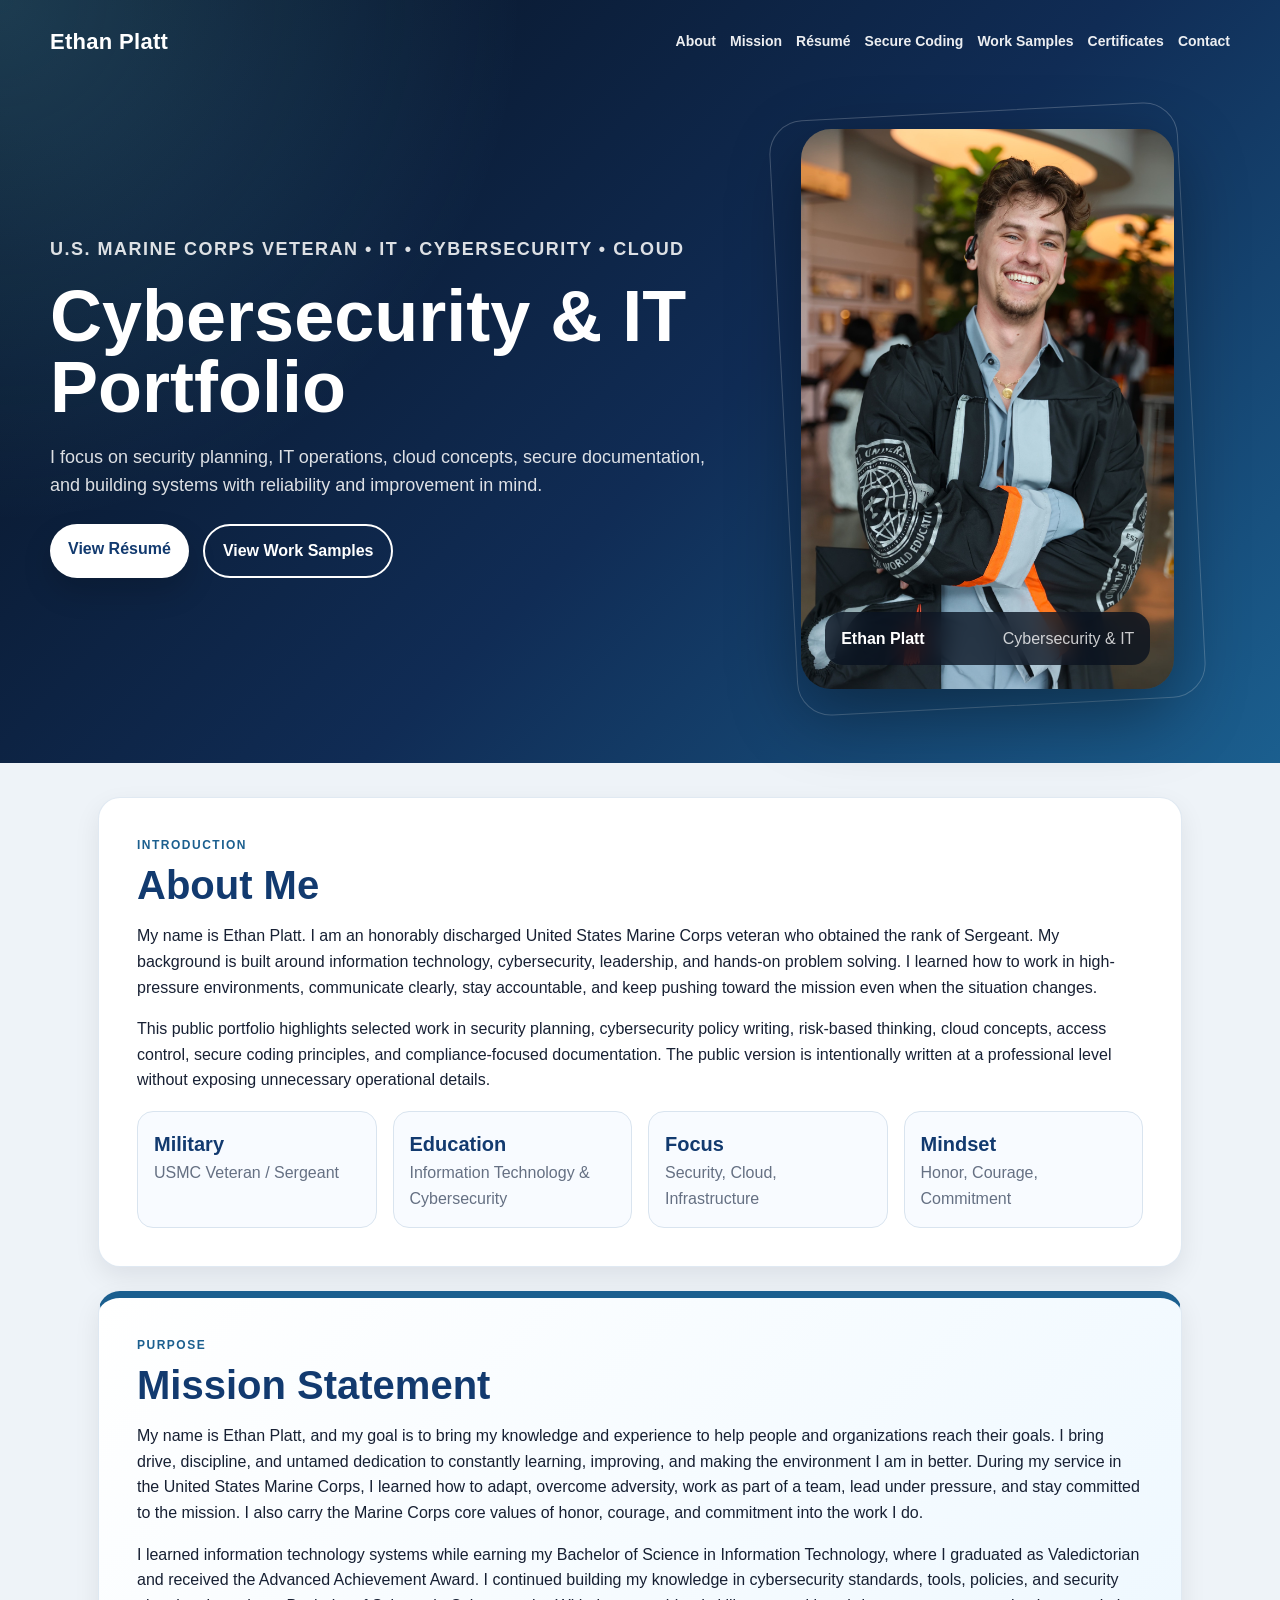
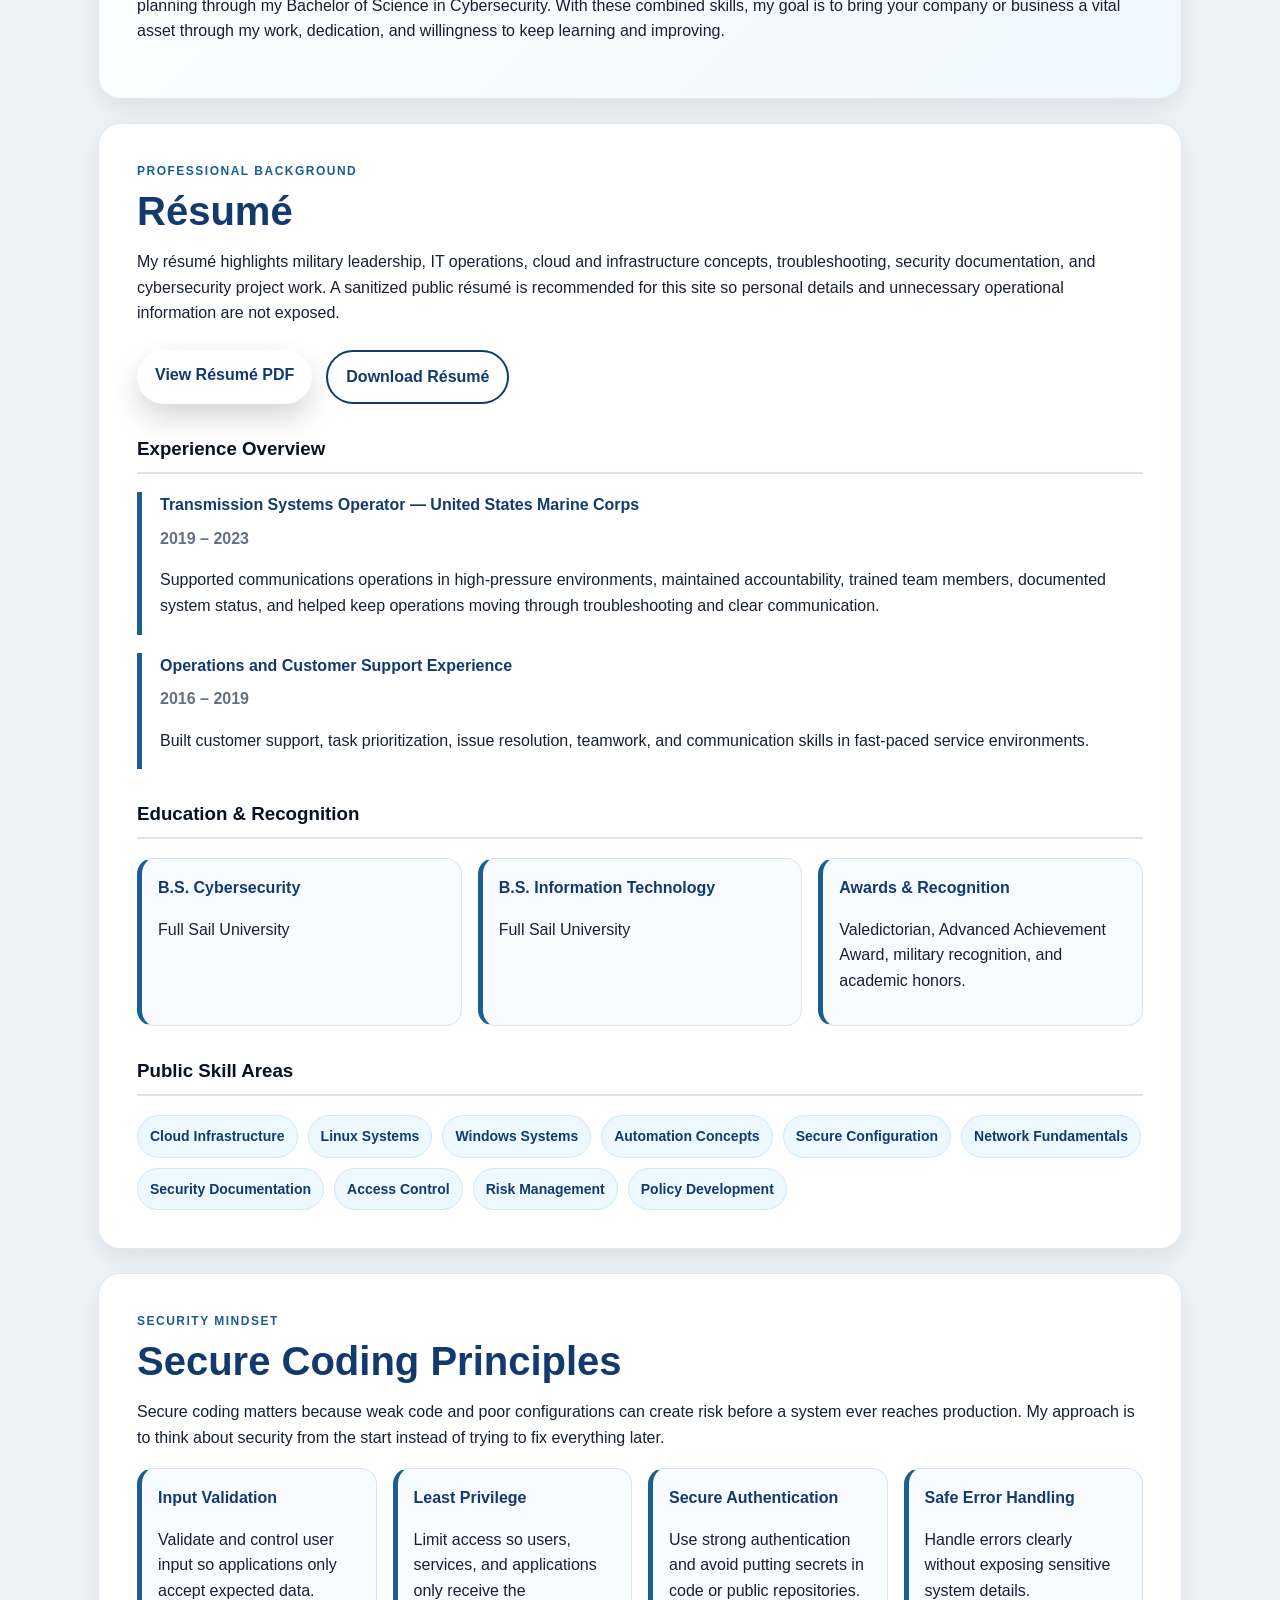
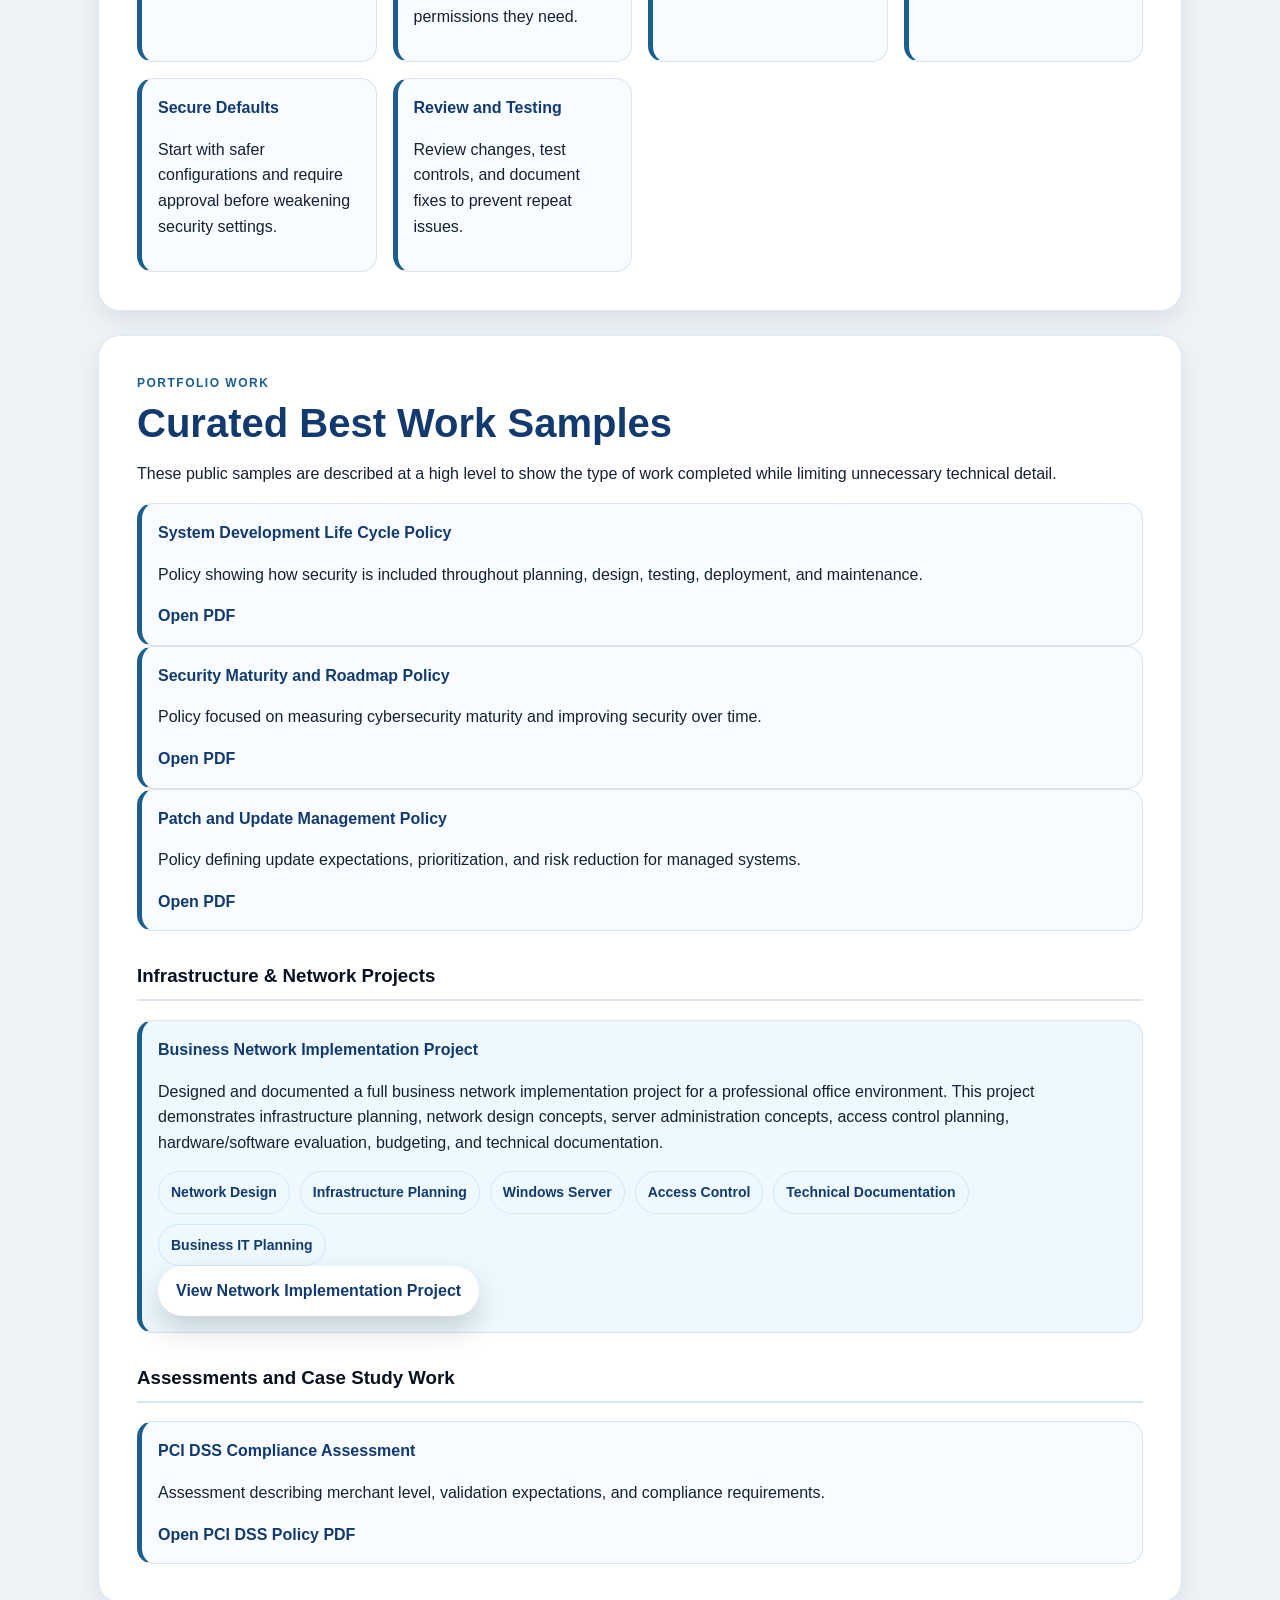
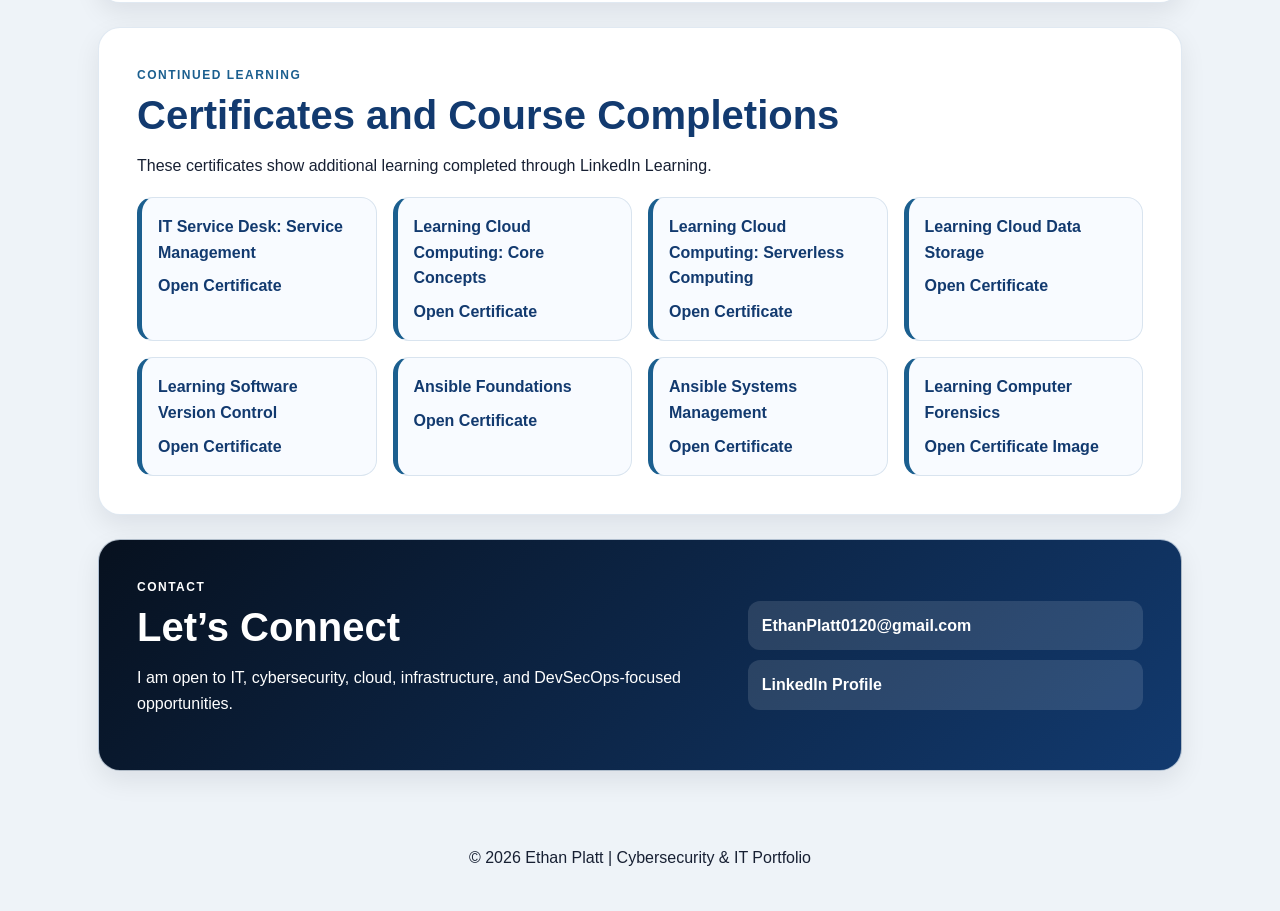
<file: index.html>
<!DOCTYPE html>
<html lang="en">
<head>
  <meta charset="UTF-8" />
  <meta name="viewport" content="width=device-width, initial-scale=1.0" />
  
  <title>Ethan Platt | Cybersecurity Engineer | Cloud | IT Portfolio</title>
  <link rel="stylesheet" href="style.css" />

  <meta name="description" content="Ethan Platt is a U.S. Marine Corps veteran specializing in cybersecurity, cloud infrastructure, secure coding, IT operations, and security planning.">

  <meta name="keywords" content="Ethan Platt, cybersecurity, IT, cloud infrastructure, DevSecOps, security engineer, network security">

  <meta name="robots" content="index, follow">  <meta name="robots" content="index, follow">
  <meta name="author" content="Ethan Platt">
  <meta name="description" content="Ethan Platt cybersecurity and IT portfolio. U.S. Marine Corps veteran focused on cybersecurity, cloud infrastructure, secure coding, IT operations, and security planning.">

  <meta property="og:title" content="Ethan Platt | Cybersecurity & IT Portfolio">
  <meta property="og:description" content="Cybersecurity and IT portfolio for Ethan Platt, U.S. Marine Corps veteran focused on security planning, cloud, infrastructure, and secure coding.">
  <meta property="og:type" content="website">
  <meta property="og:url" content="https://ethan-cyber12.github.io/EthanPlatt/">
  <meta property="og:image" content="https://ethan-cyber12.github.io/EthanPlatt/AT-7689.jpg">

  <script type="application/ld+json">
  {
    "@context":"https://schema.org",
    "@type":"Person",
    "name":"Ethan Platt",
    "jobTitle":"Cybersecurity Professional",
    "url":"https://ethan-cyber12.github.io/EthanPlatt/",
    "sameAs":[
      "https://linkedin.com/in/ethan-platt-b5404a274",
      "https://github.com/ethan-cyber12"
    ],
    "alumniOf":"Full Sail University"
  }
  </script>

  <link rel="canonical" href="https://ethan-cyber12.github.io/EthanPlatt/" />
</head>
</head>

<body>
  <header class="hero" id="top">
    <nav class="nav">
      <a class="brand" href="#top">Ethan Platt</a>
      <div class="nav-links">
        <a href="#about">About</a>
        <a href="#mission">Mission</a>
        <a href="#resume">Résumé</a>
        <a href="#secure-coding">Secure Coding</a>
        <a href="#work">Work Samples</a>
        <a href="#certificates">Certificates</a>
        <a href="#contact">Contact</a>
      </div>
    </nav>

    <section class="hero-grid">
      <div class="hero-text">
        <p class="eyebrow">U.S. Marine Corps Veteran • IT • Cybersecurity • Cloud</p>
        <h1>Cybersecurity & IT Portfolio</h1>
        <p>
          I focus on security planning, IT operations, cloud concepts, secure documentation,
          and building systems with reliability and improvement in mind.
        </p>
        <div class="hero-actions">
          <a class="btn primary" href="#resume">View Résumé</a>
          <a class="btn secondary" href="#work">View Work Samples</a>
        </div>
      </div>

      <div class="hero-photo-card">
        <img src="AT-7689.jpg" alt="Ethan Platt professional graduation photo" />
        <div class="photo-caption">
          <strong>Ethan Platt</strong>
          <span>Cybersecurity & IT</span>
        </div>
      </div>
    </section>
  </header>

  <main>
    <section id="about" class="card">
      <p class="section-kicker">Introduction</p>
      <h2>About Me</h2>
      <p>
        My name is Ethan Platt. I am an honorably discharged United States Marine Corps veteran
        who obtained the rank of Sergeant. My background is built around information technology,
        cybersecurity, leadership, and hands-on problem solving. I learned how to work in
        high-pressure environments, communicate clearly, stay accountable, and keep pushing toward
        the mission even when the situation changes.
      </p>
      <p>
        This public portfolio highlights selected work in security planning, cybersecurity policy writing,
        risk-based thinking, cloud concepts, access control, secure coding principles, and compliance-focused
        documentation. The public version is intentionally written at a professional level without exposing
        unnecessary operational details.
      </p>

      <div class="quick-grid">
        <div><strong>Military</strong><span>USMC Veteran / Sergeant</span></div>
        <div><strong>Education</strong><span>Information Technology & Cybersecurity</span></div>
        <div><strong>Focus</strong><span>Security, Cloud, Infrastructure</span></div>
        <div><strong>Mindset</strong><span>Honor, Courage, Commitment</span></div>
      </div>
    </section>

    <section id="mission" class="card accent-card">
      <p class="section-kicker">Purpose</p>
      <h2>Mission Statement</h2>
      <p>
        My name is Ethan Platt, and my goal is to bring my knowledge and experience to help people
        and organizations reach their goals. I bring drive, discipline, and untamed dedication to
        constantly learning, improving, and making the environment I am in better. During my service
        in the United States Marine Corps, I learned how to adapt, overcome adversity, work as part of
        a team, lead under pressure, and stay committed to the mission. I also carry the Marine Corps
        core values of honor, courage, and commitment into the work I do.
      </p>
      <p>
        I learned information technology systems while earning my Bachelor of Science in Information
        Technology, where I graduated as Valedictorian and received the Advanced Achievement Award.
        I continued building my knowledge in cybersecurity standards, tools, policies, and security
        planning through my Bachelor of Science in Cybersecurity. With these combined skills, my goal
        is to bring your company or business a vital asset through my work, dedication, and willingness
        to keep learning and improving.
      </p>
    </section>

    <section id="resume" class="card">
      <p class="section-kicker">Professional Background</p>
      <h2>Résumé</h2>
      <p>
        My résumé highlights military leadership, IT operations, cloud and infrastructure concepts,
        troubleshooting, security documentation, and cybersecurity project work. A sanitized public résumé
        is recommended for this site so personal details and unnecessary operational information are not exposed.
      </p>

      <div class="resume-buttons">
        <a class="btn primary" href="Ethan_Platt_Resume_2026_Full.pdf" target="_blank">View Résumé PDF</a>
        <a class="btn outline" href="Ethan_Platt_Resume_2026_Full.pdf" download>Download Résumé</a>
      </div>

      <h3>Experience Overview</h3>
      <div class="timeline">
        <article>
          <h4>Transmission Systems Operator — United States Marine Corps</h4>
          <span>2019 – 2023</span>
          <p>
            Supported communications operations in high-pressure environments, maintained accountability,
            trained team members, documented system status, and helped keep operations moving through
            troubleshooting and clear communication.
          </p>
        </article>
        <article>
          <h4>Operations and Customer Support Experience</h4>
          <span>2016 – 2019</span>
          <p>
            Built customer support, task prioritization, issue resolution, teamwork, and communication
            skills in fast-paced service environments.
          </p>
        </article>
      </div>

      <h3>Education & Recognition</h3>
      <div class="portfolio-grid">
        <article class="mini-card">
          <h4>B.S. Cybersecurity</h4>
          <p>Full Sail University</p>
        </article>
        <article class="mini-card">
          <h4>B.S. Information Technology</h4>
          <p>Full Sail University</p>
        </article>
        <article class="mini-card">
          <h4>Awards & Recognition</h4>
          <p>Valedictorian, Advanced Achievement Award, military recognition, and academic honors.</p>
        </article>
      </div>

      <h3>Public Skill Areas</h3>
      <div class="skill-cloud">
        <span>Cloud Infrastructure</span>
        <span>Linux Systems</span>
        <span>Windows Systems</span>
        <span>Automation Concepts</span>
        <span>Secure Configuration</span>
        <span>Network Fundamentals</span>
        <span>Security Documentation</span>
        <span>Access Control</span>
        <span>Risk Management</span>
        <span>Policy Development</span>
      </div>
    </section>

    <section id="secure-coding" class="card">
      <p class="section-kicker">Security Mindset</p>
      <h2>Secure Coding Principles</h2>
      <p>
        Secure coding matters because weak code and poor configurations can create risk before a system
        ever reaches production. My approach is to think about security from the start instead of trying
        to fix everything later.
      </p>

      <div class="portfolio-grid">
        <article class="mini-card">
          <h4>Input Validation</h4>
          <p>Validate and control user input so applications only accept expected data.</p>
        </article>
        <article class="mini-card">
          <h4>Least Privilege</h4>
          <p>Limit access so users, services, and applications only receive the permissions they need.</p>
        </article>
        <article class="mini-card">
          <h4>Secure Authentication</h4>
          <p>Use strong authentication and avoid putting secrets in code or public repositories.</p>
        </article>
        <article class="mini-card">
          <h4>Safe Error Handling</h4>
          <p>Handle errors clearly without exposing sensitive system details.</p>
        </article>
        <article class="mini-card">
          <h4>Secure Defaults</h4>
          <p>Start with safer configurations and require approval before weakening security settings.</p>
        </article>
        <article class="mini-card">
          <h4>Review and Testing</h4>
          <p>Review changes, test controls, and document fixes to prevent repeat issues.</p>
        </article>
      </div>
    </section>

    <section id="work" class="card">
      <p class="section-kicker">Portfolio Work</p>
      <h2>Curated Best Work Samples</h2>
      <p>
        These public samples are described at a high level to show the type of work completed while
        limiting unnecessary technical detail.
      </p>

    
      </div>

        </article>
        <article class="mini-card">
          <h4>System Development Life Cycle Policy</h4>
          <p>Policy showing how security is included throughout planning, design, testing, deployment, and maintenance.</p>
          <a href="PlattEthan_SDLC_Policy.pdf" target="_blank">Open PDF</a>
        </article>
        <article class="mini-card">
          <h4>Security Maturity and Roadmap Policy</h4>
          <p>Policy focused on measuring cybersecurity maturity and improving security over time.</p>
          <a href="PlattEthan_MaturityRoadmap_Policy.pdf" target="_blank">Open PDF</a>
        </article>
        <article class="mini-card">
          <h4>Patch and Update Management Policy</h4>
          <p>Policy defining update expectations, prioritization, and risk reduction for managed systems.</p>
          <a href="PlattEthan_PatchAndUpdate_Policy.pdf" target="_blank">Open PDF</a>
        </article>
      </div>

      <h3>Infrastructure & Network Projects</h3>
<div class="portfolio-grid">
  <article class="mini-card featured">
    <h4>Business Network Implementation Project</h4>
    <p>
      Designed and documented a full business network implementation project for a professional office environment.
      This project demonstrates infrastructure planning, network design concepts, server administration concepts,
      access control planning, hardware/software evaluation, budgeting, and technical documentation.
    </p>

    <div class="skill-cloud">
      <span>Network Design</span>
      <span>Infrastructure Planning</span>
      <span>Windows Server</span>
      <span>Access Control</span>
      <span>Technical Documentation</span>
      <span>Business IT Planning</span>
    </div>

    <a class="btn primary" href="EPlatt_Milestone4_wk4.pdf" target="_blank">
      View Network Implementation Project
    </a>
  </article>
</div>
      <h3>Assessments and Case Study Work</h3>
      <div class="portfolio-grid">
        <article class="mini-card">
          <h4>PCI DSS Compliance Assessment</h4>
          <p>Assessment describing merchant level, validation expectations, and compliance requirements.</p>
          <a href="Group2_PCI_DSS_Policy.pdf" target="_blank">Open PCI DSS Policy PDF</a>
        </article>
      </div>
    </section>

    <section id="certificates" class="card">
      <p class="section-kicker">Continued Learning</p>
      <h2>Certificates and Course Completions</h2>
      <p>These certificates show additional learning completed through LinkedIn Learning.</p>

      <div class="portfolio-grid">
        <article class="mini-card"><h4>IT Service Desk: Service Management</h4><a href="CertificateOfCompletion_IT Service Desk Service Management.pdf" target="_blank">Open Certificate</a></article>
        <article class="mini-card"><h4>Learning Cloud Computing: Core Concepts</h4><a href="CertificateOfCompletion_Learning Cloud Computing Core Concepts 2019.pdf" target="_blank">Open Certificate</a></article>
        <article class="mini-card"><h4>Learning Cloud Computing: Serverless Computing</h4><a href="CertificateOfCompletion_Learning Cloud Computing Serverless Computing.pdf" target="_blank">Open Certificate</a></article>
        <article class="mini-card"><h4>Learning Cloud Data Storage</h4><a href="CertificateOfCompletion_Learning Cloud Data Storage.pdf" target="_blank">Open Certificate</a></article>
        <article class="mini-card"><h4>Learning Software Version Control</h4><a href="CertificateOfCompletion_Learning Software Version Control 2012.pdf" target="_blank">Open Certificate</a></article>
        <article class="mini-card"><h4>Ansible Foundations</h4><a href="CertificateOfCompletion_Red Hat Certified Engineer EX294 Cert Prep 1 Foundations of Ansible.pdf" target="_blank">Open Certificate</a></article>
        <article class="mini-card"><h4>Ansible Systems Management</h4><a href="CertificateOfCompletion_Red Hat Certified Engineer EX294 Cert Prep 3 Managing Systems with Ansible.pdf" target="_blank">Open Certificate</a></article>
        <article class="mini-card"><h4>Learning Computer Forensics</h4><a href="Screenshot 2025-08-10 at 10.28.37 AM.png" target="_blank">Open Certificate Image</a></article>
      </div>
    </section>

    <section id="contact" class="contact-card">
      <div>
        <p class="section-kicker">Contact</p>
        <h2>Let’s Connect</h2>
        <p>I am open to IT, cybersecurity, cloud, infrastructure, and DevSecOps-focused opportunities.</p>
      </div>
      <div class="contact-links">
        <a href="mailto:EthanPlatt0120@gmail.com">EthanPlatt0120@gmail.com</a>
        <a href="https://linkedin.com/in/ethan-platt-b5404a274" target="_blank">LinkedIn Profile</a>
      </div>
    </section>
  </main>

  <footer>
    <p>© 2026 Ethan Platt | Cybersecurity & IT Portfolio</p>
  </footer>
</body>
</html>
</file>
<file: style.css>
* {
  box-sizing: border-box;
}

:root {
  --bg: #07111f;
  --card: #ffffff;
  --text: #172033;
  --muted: #657083;
  --blue: #1b5f8f;
  --blue-dark: #123a6f;
  --soft: #eef3f8;
  --border: #d9e4ef;
  --accent: #68d4ff;
}

html {
  scroll-behavior: smooth;
}

body {
  margin: 0;
  font-family: Arial, Helvetica, sans-serif;
  line-height: 1.6;
  background: var(--soft);
  color: var(--text);
}

a {
  color: var(--blue-dark);
  font-weight: 700;
  text-decoration: none;
}

a:hover {
  text-decoration: underline;
}

.hero {
  background:
    radial-gradient(circle at top left, rgba(104, 212, 255, 0.22), transparent 35%),
    linear-gradient(135deg, #07111f, #102c55 55%, #1b5f8f);
  color: #ffffff;
  padding: 24px;
}

.nav {
  max-width: 1180px;
  margin: 0 auto;
  display: flex;
  align-items: center;
  justify-content: space-between;
  gap: 16px;
}

.brand {
  color: #ffffff;
  font-size: 22px;
  letter-spacing: 0.3px;
}

.nav-links {
  display: flex;
  flex-wrap: wrap;
  gap: 14px;
}

.nav-links a {
  color: #ffffff;
  font-size: 14px;
  opacity: 0.92;
}

.hero-grid {
  max-width: 1180px;
  margin: 70px auto 50px;
  display: grid;
  grid-template-columns: minmax(0, 1.15fr) minmax(280px, 0.85fr);
  gap: 40px;
  align-items: center;
}

.eyebrow,
.section-kicker {
  text-transform: uppercase;
  letter-spacing: 1.5px;
  font-size: 12px;
  font-weight: 800;
}

.hero-text h1 {
  font-size: clamp(42px, 7vw, 72px);
  line-height: 0.98;
  margin: 12px 0 20px;
}

.hero-text p {
  max-width: 700px;
  font-size: 18px;
  color: rgba(255, 255, 255, 0.86);
}

.hero-actions,
.resume-buttons {
  display: flex;
  flex-wrap: wrap;
  gap: 14px;
  margin: 24px 0;
}

.btn {
  display: inline-block;
  padding: 12px 18px;
  border-radius: 999px;
  transition: transform 0.2s ease, box-shadow 0.2s ease;
}

.btn:hover {
  transform: translateY(-2px);
  text-decoration: none;
}

.btn.primary {
  background: #ffffff;
  color: var(--blue-dark);
  box-shadow: 0 14px 30px rgba(0,0,0,0.16);
}

.btn.secondary,
.btn.outline {
  border: 2px solid currentColor;
}

.btn.secondary {
  color: #ffffff;
}

.btn.outline {
  color: var(--blue-dark);
}

.hero-photo-card {
  position: relative;
  max-width: 420px;
  margin: 0 auto;
}

.hero-photo-card::before {
  content: "";
  position: absolute;
  inset: -18px;
  border: 1px solid rgba(255,255,255,0.22);
  border-radius: 34px;
  transform: rotate(-3deg);
}

.hero-photo-card img {
  position: relative;
  display: block;
  width: 100%;
  max-height: 560px;
  object-fit: cover;
  object-position: center top;
  border-radius: 30px;
  box-shadow: 0 24px 70px rgba(0,0,0,0.38);
}

.photo-caption {
  position: absolute;
  left: 24px;
  right: 24px;
  bottom: 24px;
  padding: 14px 16px;
  border-radius: 18px;
  background: rgba(7, 17, 31, 0.76);
  backdrop-filter: blur(12px);
  display: flex;
  justify-content: space-between;
  gap: 10px;
}

.photo-caption span {
  color: rgba(255,255,255,0.78);
}

main {
  max-width: 1120px;
  margin: 34px auto;
  padding: 0 18px;
}

.card,
.contact-card {
  background: var(--card);
  padding: clamp(24px, 4vw, 38px);
  margin-bottom: 24px;
  border-radius: 22px;
  box-shadow: 0 10px 26px rgba(7, 17, 31, 0.08);
  border: 1px solid rgba(217, 228, 239, 0.8);
}

.accent-card {
  background: linear-gradient(135deg, #ffffff, #eef8ff);
  border-top: 7px solid var(--blue);
}

.section-kicker {
  color: var(--blue);
  margin: 0 0 8px;
}

h2 {
  margin: 0 0 14px;
  color: var(--blue-dark);
  font-size: clamp(28px, 4vw, 40px);
  line-height: 1.1;
}

h3 {
  margin-top: 30px;
  padding-bottom: 8px;
  color: #07111f;
  border-bottom: 2px solid var(--border);
}

h4 {
  color: var(--blue-dark);
  margin: 0 0 8px;
}

p {
  color: var(--text);
}

.quick-grid,
.portfolio-grid {
  display: grid;
  grid-template-columns: repeat(auto-fit, minmax(230px, 1fr));
  gap: 16px;
  margin-top: 18px;
}

.quick-grid div,
.mini-card {
  background: #f8fbff;
  border: 1px solid var(--border);
  border-radius: 16px;
  padding: 16px;
}

.quick-grid strong {
  display: block;
  color: var(--blue-dark);
  font-size: 20px;
}

.quick-grid span {
  color: var(--muted);
}

.mini-card {
  border-left: 5px solid var(--blue);
}

.mini-card.featured {
  background: #edf8ff;
}

.timeline {
  display: grid;
  gap: 18px;
}

.timeline article {
  border-left: 5px solid var(--blue);
  padding-left: 18px;
}

.timeline span {
  display: block;
  color: var(--muted);
  font-weight: 700;
  margin-bottom: 8px;
}

.skill-cloud {
  display: flex;
  flex-wrap: wrap;
  gap: 10px;
  margin-top: 16px;
}

.skill-cloud span {
  padding: 9px 12px;
  border-radius: 999px;
  background: #edf8ff;
  border: 1px solid #cde9fb;
  color: var(--blue-dark);
  font-weight: 700;
  font-size: 14px;
}

.contact-card {
  display: grid;
  grid-template-columns: 1.2fr 0.8fr;
  gap: 18px;
  align-items: center;
  background: linear-gradient(135deg, #07111f, #123a6f);
  color: #ffffff;
}

.contact-card h2,
.contact-card p,
.contact-card .section-kicker {
  color: #ffffff;
}

.contact-links {
  display: grid;
  gap: 10px;
}

.contact-links a {
  color: #ffffff;
  background: rgba(255,255,255,0.12);
  padding: 12px 14px;
  border-radius: 12px;
}

footer {
  text-align: center;
  color: var(--muted);
  padding: 24px;
}

@media (max-width: 850px) {
  .nav,
  .contact-card {
    grid-template-columns: 1fr;
  }

  .nav {
    align-items: flex-start;
    flex-direction: column;
  }

  .hero-grid {
    grid-template-columns: 1fr;
    margin-top: 40px;
  }

  .hero-photo-card {
    max-width: 340px;
  }

  .photo-caption {
    position: static;
    margin-top: 12px;
  }
}
</file>
